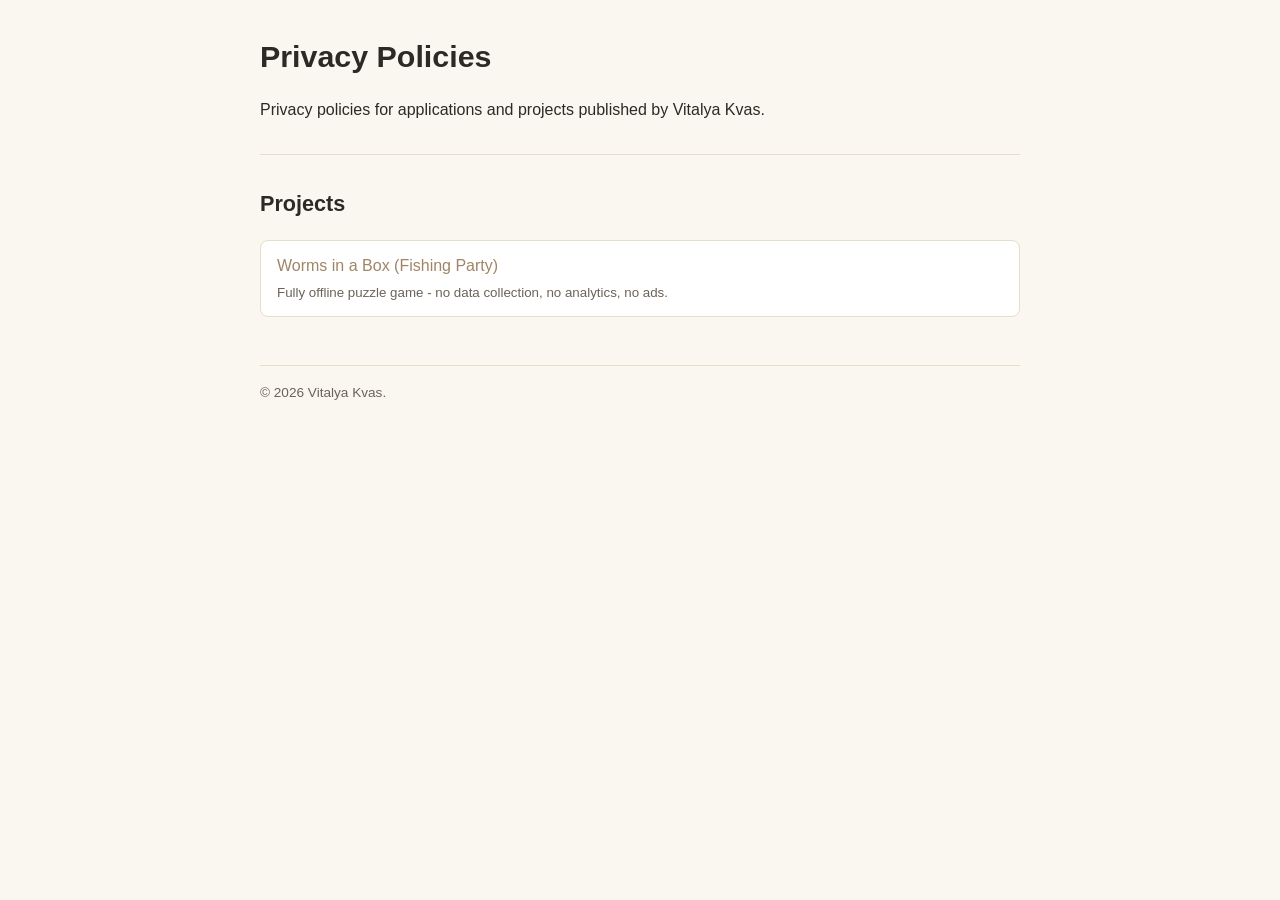
<file: index.html>
<!DOCTYPE html>
<html lang="en">
<head>
  <meta charset="UTF-8">
  <meta name="viewport" content="width=device-width, initial-scale=1.0">
  <meta name="robots" content="index, follow">
  <title>Privacy Policies - Vitalya Kvas</title>
  <meta name="description" content="Privacy policies for applications and projects by Vitalya Kvas.">
  <link rel="stylesheet" href="./assets/style.css">
</head>
<body>
  <header>
    <h1>Privacy Policies</h1>
    <p>Privacy policies for applications and projects published by Vitalya Kvas.</p>
  </header>

  <main>
    <h2>Projects</h2>
    <ul class="projects">
      <li>
        <a href="./projects/fishing-party/">Worms in a Box (Fishing Party)</a>
        <small>Fully offline puzzle game - no data collection, no analytics, no ads.</small>
      </li>
    </ul>
  </main>

  <footer>
    &copy; <span id="year">2026</span> Vitalya Kvas.
  </footer>

  <script>
    document.getElementById('year').textContent = new Date().getFullYear();
  </script>
</body>
</html>
</file>
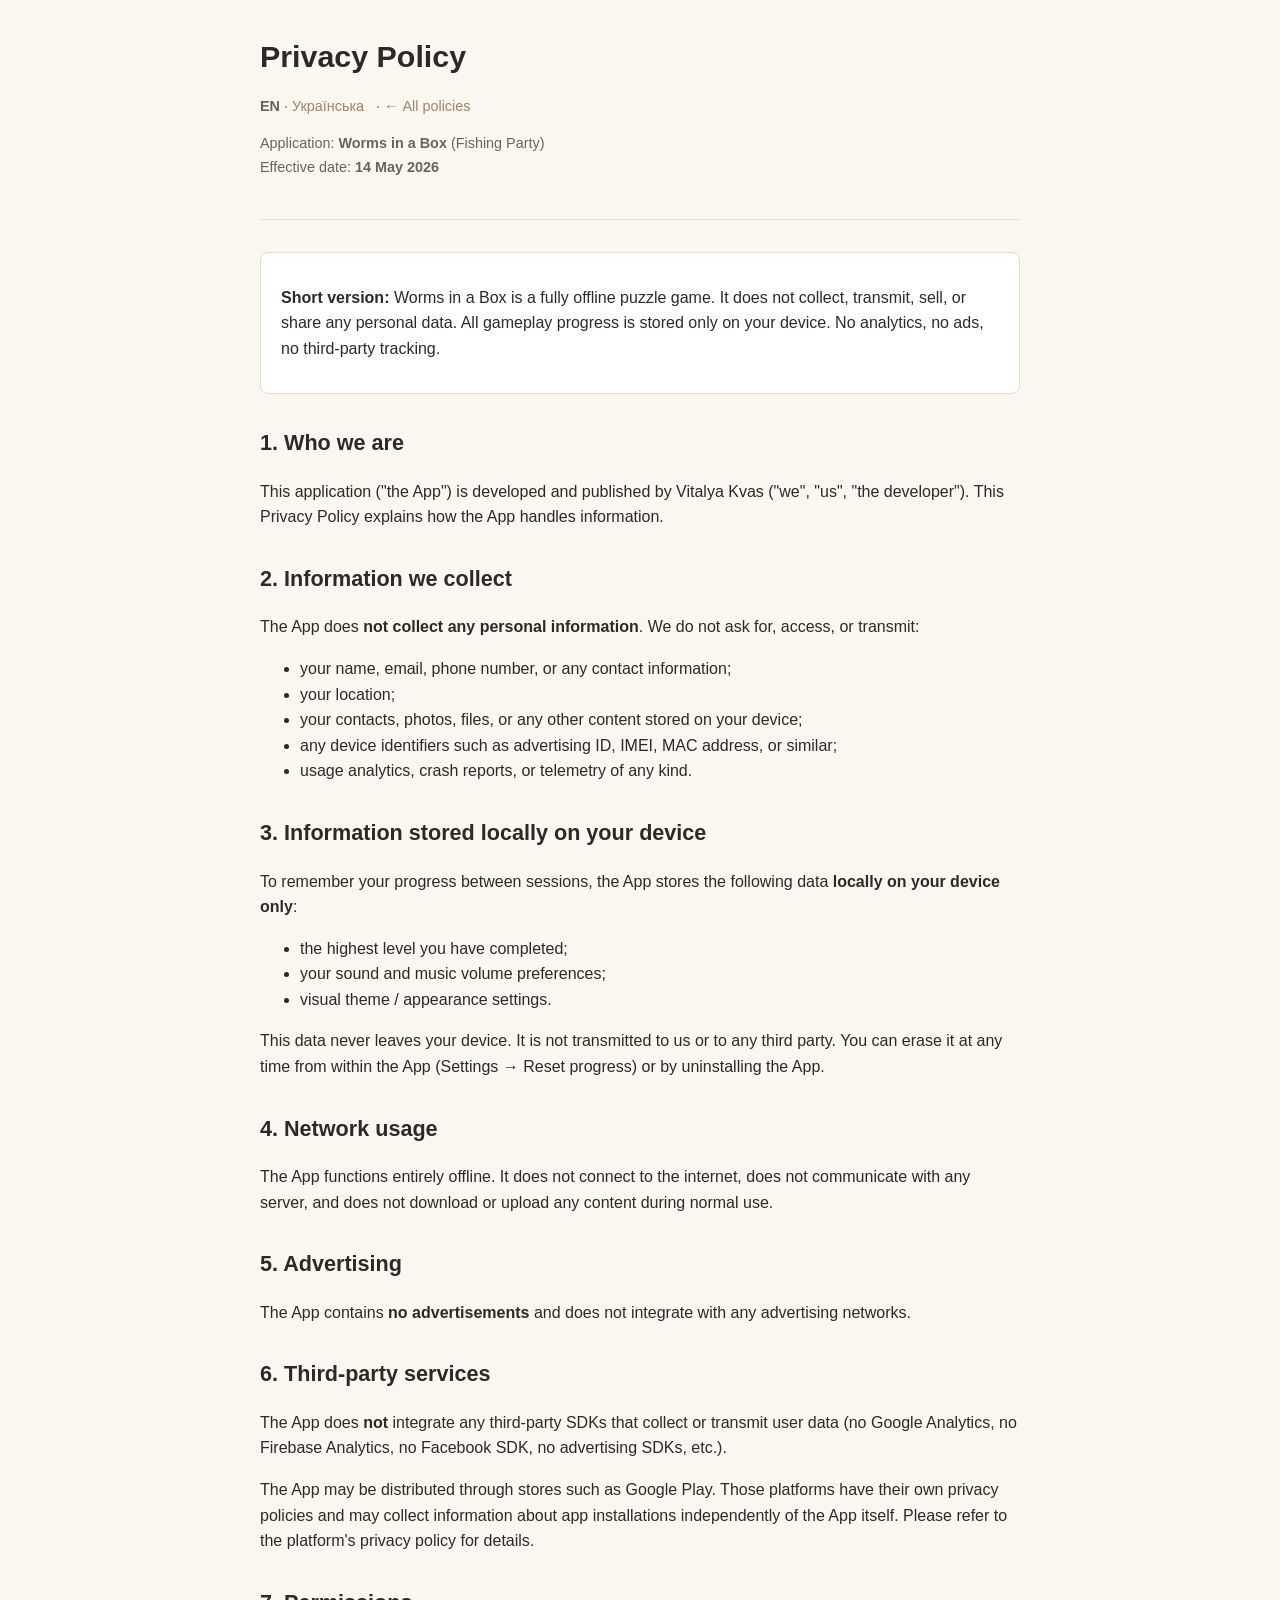
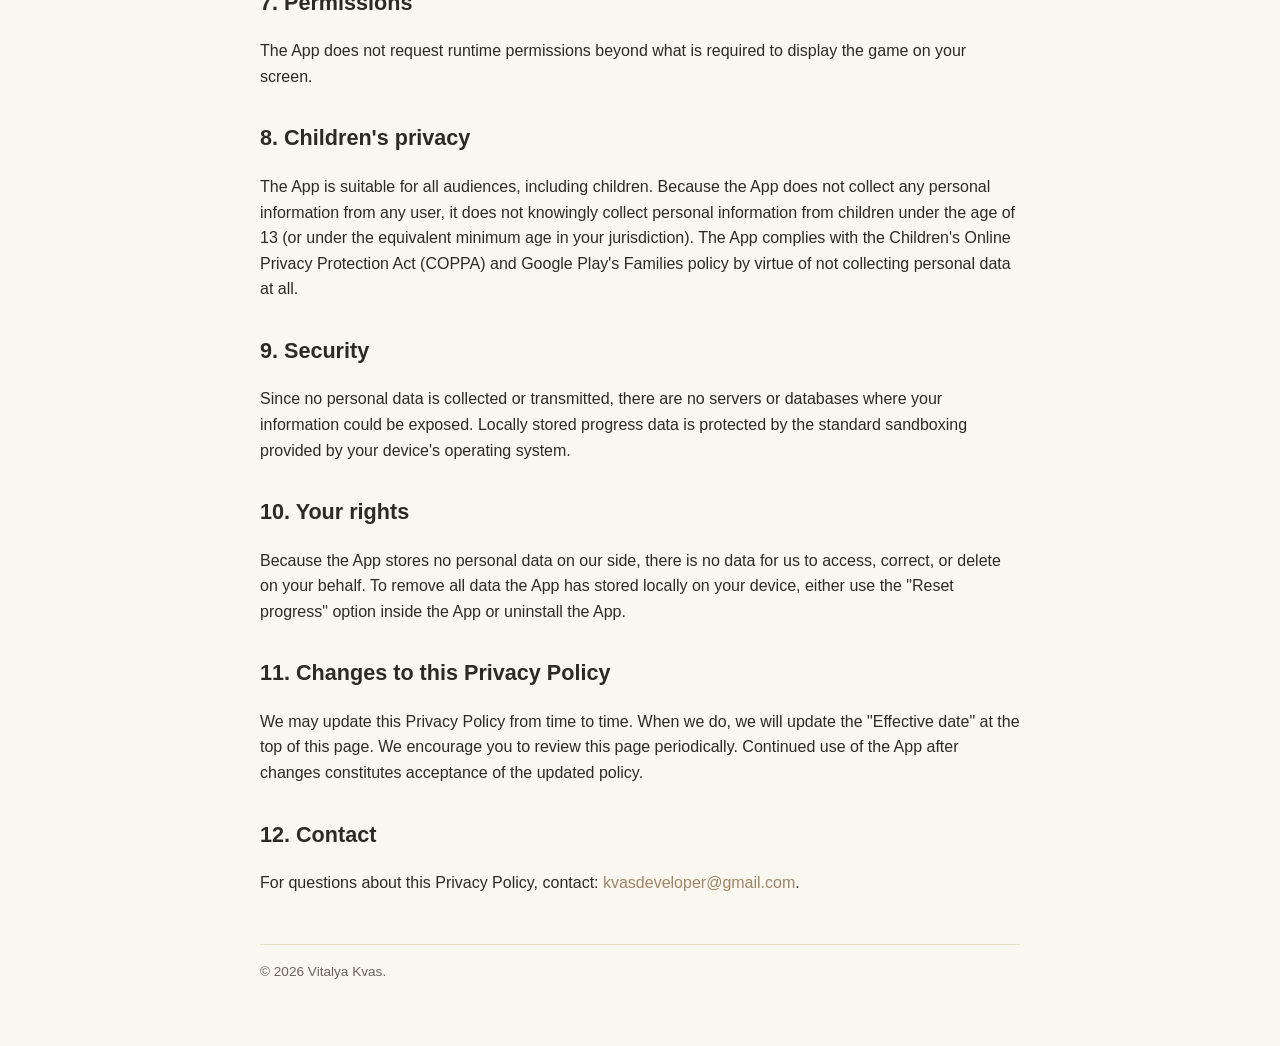
<file: projects/fishing-party/index.html>
<!DOCTYPE html>
<html lang="en">
<head>
  <meta charset="UTF-8">
  <meta name="viewport" content="width=device-width, initial-scale=1.0">
  <title>Privacy Policy - Worms in a Box (Fishing Party)</title>
  <meta name="description" content="Privacy Policy for Worms in a Box (Fishing Party).">
  <link rel="stylesheet" href="../../assets/style.css">
</head>
<body>
  <header>
    <h1>Privacy Policy</h1>
    <p class="lang-switch">
      <strong>EN</strong> ·
      <a href="uk.html">Українська</a> ·
      <a href="../../privacy-policies/">← All policies</a>
    </p>
    <p class="meta">Application: <strong>Worms in a Box</strong> (Fishing Party)<br>
      Effective date: <strong>14 May 2026</strong></p>
  </header>

  <main>
    <div class="intro">
      <p><strong>Short version:</strong> Worms in a Box is a fully offline puzzle game. It does not collect, transmit, sell, or share any personal data. All gameplay progress is stored only on your device. No analytics, no ads, no third-party tracking.</p>
    </div>

    <h2>1. Who we are</h2>
    <p>This application ("the App") is developed and published by Vitalya Kvas ("we", "us", "the developer"). This Privacy Policy explains how the App handles information.</p>

    <h2>2. Information we collect</h2>
    <p>The App does <strong>not collect any personal information</strong>. We do not ask for, access, or transmit:</p>
    <ul>
      <li>your name, email, phone number, or any contact information;</li>
      <li>your location;</li>
      <li>your contacts, photos, files, or any other content stored on your device;</li>
      <li>any device identifiers such as advertising ID, IMEI, MAC address, or similar;</li>
      <li>usage analytics, crash reports, or telemetry of any kind.</li>
    </ul>

    <h2>3. Information stored locally on your device</h2>
    <p>To remember your progress between sessions, the App stores the following data <strong>locally on your device only</strong>:</p>
    <ul>
      <li>the highest level you have completed;</li>
      <li>your sound and music volume preferences;</li>
      <li>visual theme / appearance settings.</li>
    </ul>
    <p>This data never leaves your device. It is not transmitted to us or to any third party. You can erase it at any time from within the App (Settings → Reset progress) or by uninstalling the App.</p>

    <h2>4. Network usage</h2>
    <p>The App functions entirely offline. It does not connect to the internet, does not communicate with any server, and does not download or upload any content during normal use.</p>

    <h2>5. Advertising</h2>
    <p>The App contains <strong>no advertisements</strong> and does not integrate with any advertising networks.</p>

    <h2>6. Third-party services</h2>
    <p>The App does <strong>not</strong> integrate any third-party SDKs that collect or transmit user data (no Google Analytics, no Firebase Analytics, no Facebook SDK, no advertising SDKs, etc.).</p>
    <p>The App may be distributed through stores such as Google Play. Those platforms have their own privacy policies and may collect information about app installations independently of the App itself. Please refer to the platform's privacy policy for details.</p>

    <h2>7. Permissions</h2>
    <p>The App does not request runtime permissions beyond what is required to display the game on your screen.</p>

    <h2>8. Children's privacy</h2>
    <p>The App is suitable for all audiences, including children. Because the App does not collect any personal information from any user, it does not knowingly collect personal information from children under the age of 13 (or under the equivalent minimum age in your jurisdiction). The App complies with the Children's Online Privacy Protection Act (COPPA) and Google Play's Families policy by virtue of not collecting personal data at all.</p>

    <h2>9. Security</h2>
    <p>Since no personal data is collected or transmitted, there are no servers or databases where your information could be exposed. Locally stored progress data is protected by the standard sandboxing provided by your device's operating system.</p>

    <h2>10. Your rights</h2>
    <p>Because the App stores no personal data on our side, there is no data for us to access, correct, or delete on your behalf. To remove all data the App has stored locally on your device, either use the "Reset progress" option inside the App or uninstall the App.</p>

    <h2>11. Changes to this Privacy Policy</h2>
    <p>We may update this Privacy Policy from time to time. When we do, we will update the "Effective date" at the top of this page. We encourage you to review this page periodically. Continued use of the App after changes constitutes acceptance of the updated policy.</p>

    <h2>12. Contact</h2>
    <p>For questions about this Privacy Policy, contact:
      <a href="mailto:kvasdeveloper@gmail.com">kvasdeveloper@gmail.com</a>.</p>
  </main>

  <footer>
    &copy; <span id="year">2026</span> Vitalya Kvas.
  </footer>

  <script>
    document.getElementById('year').textContent = new Date().getFullYear();
  </script>
</body>
</html>
</file>
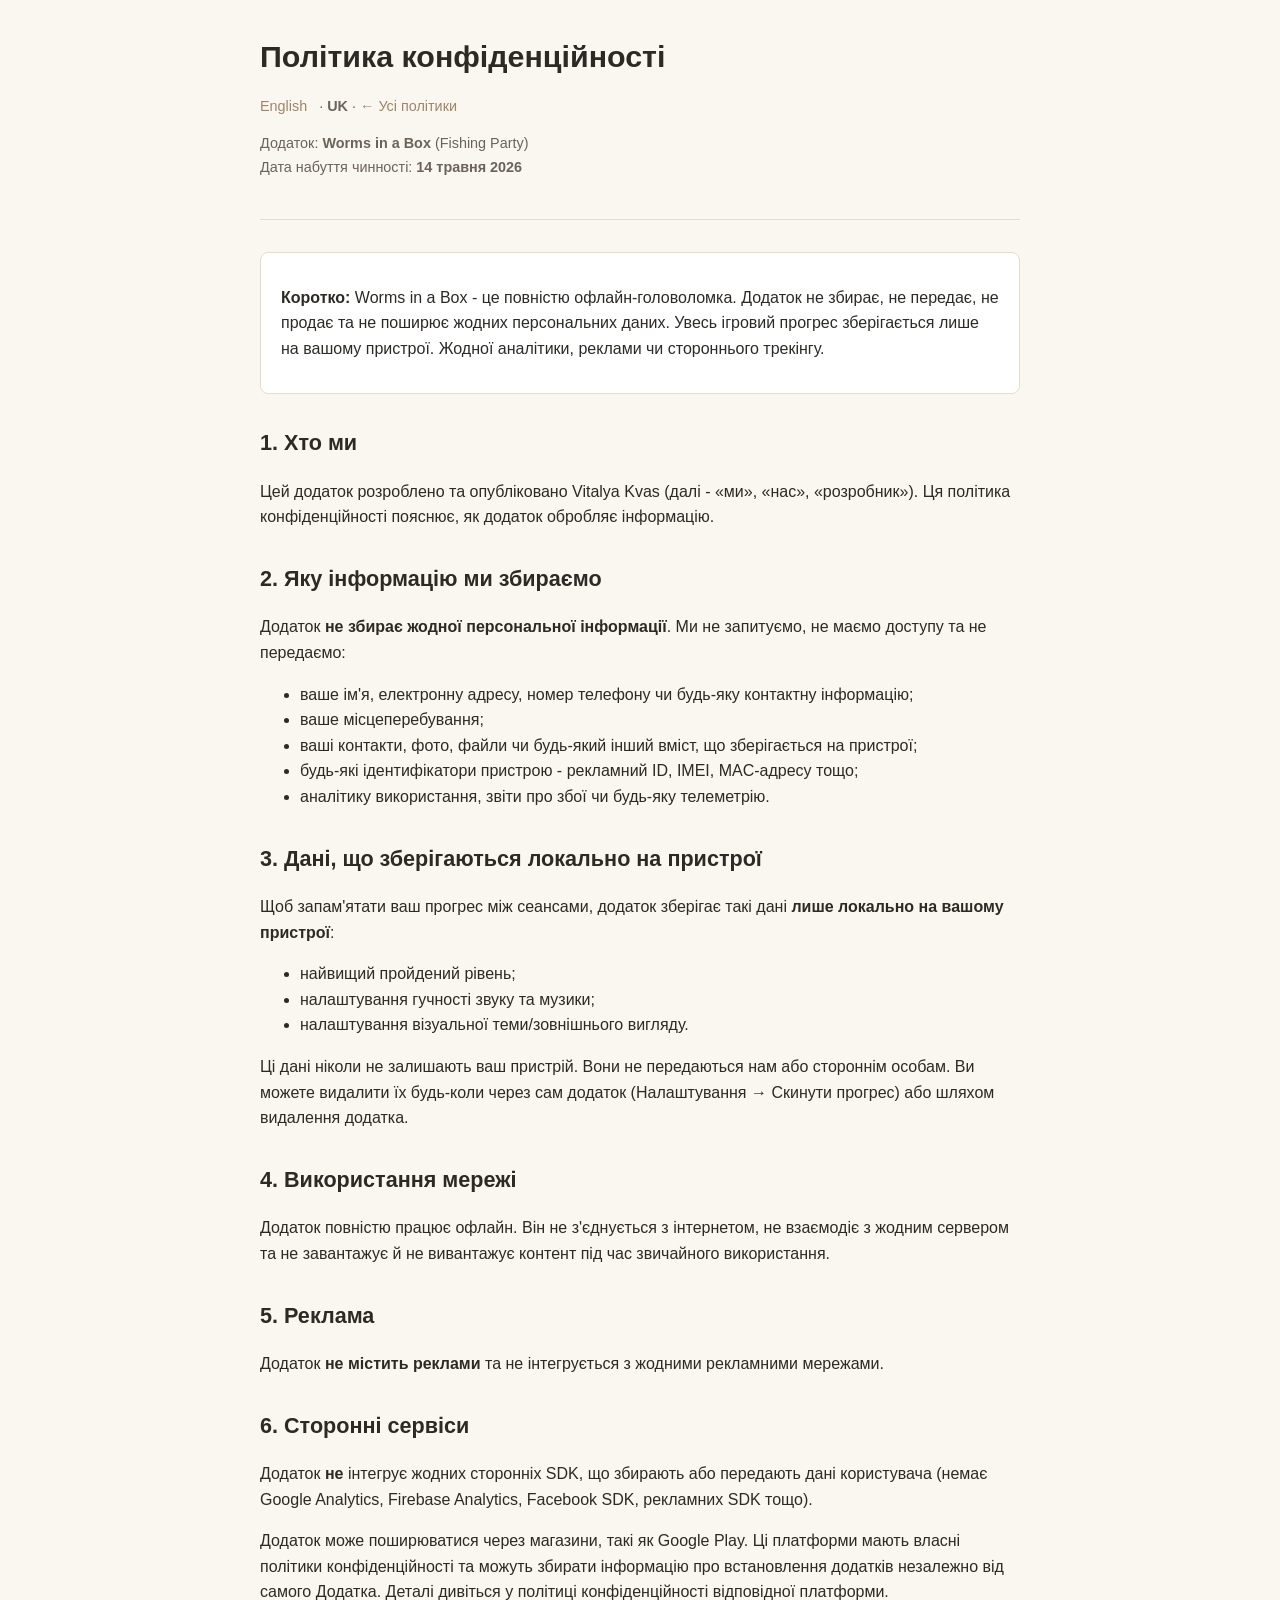
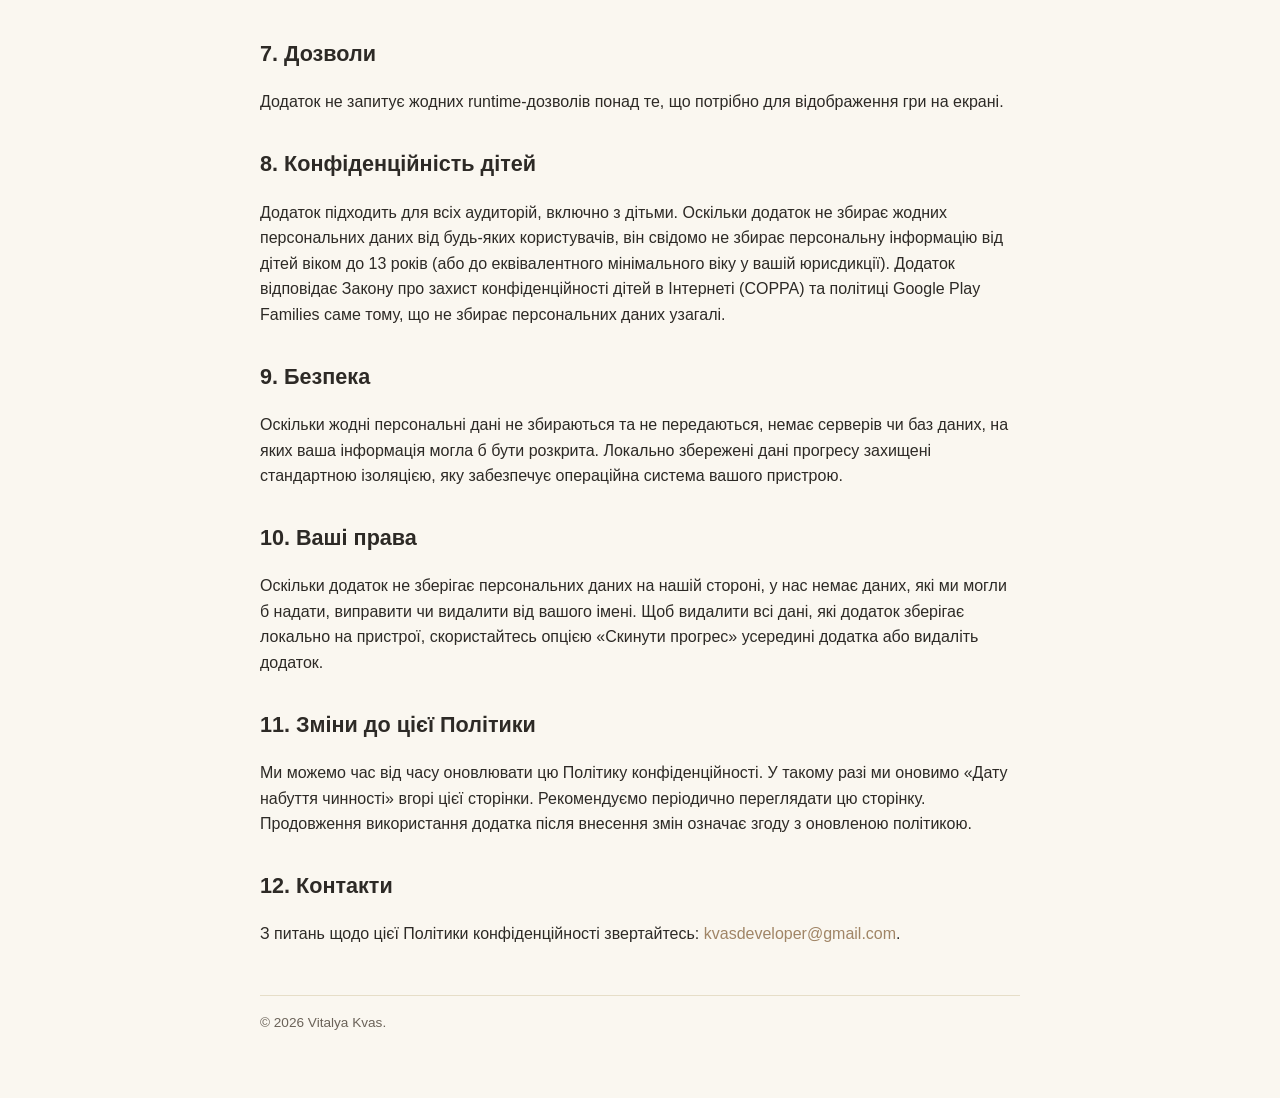
<file: projects/fishing-party/uk.html>
<!DOCTYPE html>
<html lang="uk">
<head>
  <meta charset="UTF-8">
  <meta name="viewport" content="width=device-width, initial-scale=1.0">
  <title>Політика конфіденційності - Worms in a Box (Fishing Party)</title>
  <meta name="description" content="Політика конфіденційності для Worms in a Box (Fishing Party).">
  <link rel="stylesheet" href="../../assets/style.css">
</head>
<body>
  <header>
    <h1>Політика конфіденційності</h1>
    <p class="lang-switch">
      <a href="index.html">English</a> ·
      <strong>UK</strong> ·
      <a href="../../">← Усі політики</a>
    </p>
    <p class="meta">Додаток: <strong>Worms in a Box</strong> (Fishing Party)<br>
      Дата набуття чинності: <strong>14 травня 2026</strong></p>
  </header>

  <main>
    <div class="intro">
      <p><strong>Коротко:</strong> Worms in a Box - це повністю офлайн-головоломка. Додаток не збирає, не передає, не продає та не поширює жодних персональних даних. Увесь ігровий прогрес зберігається лише на вашому пристрої. Жодної аналітики, реклами чи стороннього трекінгу.</p>
    </div>

    <h2>1. Хто ми</h2>
    <p>Цей додаток розроблено та опубліковано Vitalya Kvas (далі - «ми», «нас», «розробник»). Ця політика конфіденційності пояснює, як додаток обробляє інформацію.</p>

    <h2>2. Яку інформацію ми збираємо</h2>
    <p>Додаток <strong>не збирає жодної персональної інформації</strong>. Ми не запитуємо, не маємо доступу та не передаємо:</p>
    <ul>
      <li>ваше ім'я, електронну адресу, номер телефону чи будь-яку контактну інформацію;</li>
      <li>ваше місцеперебування;</li>
      <li>ваші контакти, фото, файли чи будь-який інший вміст, що зберігається на пристрої;</li>
      <li>будь-які ідентифікатори пристрою - рекламний ID, IMEI, MAC-адресу тощо;</li>
      <li>аналітику використання, звіти про збої чи будь-яку телеметрію.</li>
    </ul>

    <h2>3. Дані, що зберігаються локально на пристрої</h2>
    <p>Щоб запам'ятати ваш прогрес між сеансами, додаток зберігає такі дані <strong>лише локально на вашому пристрої</strong>:</p>
    <ul>
      <li>найвищий пройдений рівень;</li>
      <li>налаштування гучності звуку та музики;</li>
      <li>налаштування візуальної теми/зовнішнього вигляду.</li>
    </ul>
    <p>Ці дані ніколи не залишають ваш пристрій. Вони не передаються нам або стороннім особам. Ви можете видалити їх будь-коли через сам додаток (Налаштування → Скинути прогрес) або шляхом видалення додатка.</p>

    <h2>4. Використання мережі</h2>
    <p>Додаток повністю працює офлайн. Він не з'єднується з інтернетом, не взаємодіє з жодним сервером та не завантажує й не вивантажує контент під час звичайного використання.</p>

    <h2>5. Реклама</h2>
    <p>Додаток <strong>не містить реклами</strong> та не інтегрується з жодними рекламними мережами.</p>

    <h2>6. Сторонні сервіси</h2>
    <p>Додаток <strong>не</strong> інтегрує жодних сторонніх SDK, що збирають або передають дані користувача (немає Google Analytics, Firebase Analytics, Facebook SDK, рекламних SDK тощо).</p>
    <p>Додаток може поширюватися через магазини, такі як Google Play. Ці платформи мають власні політики конфіденційності та можуть збирати інформацію про встановлення додатків незалежно від самого Додатка. Деталі дивіться у політиці конфіденційності відповідної платформи.</p>

    <h2>7. Дозволи</h2>
    <p>Додаток не запитує жодних runtime-дозволів понад те, що потрібно для відображення гри на екрані.</p>

    <h2>8. Конфіденційність дітей</h2>
    <p>Додаток підходить для всіх аудиторій, включно з дітьми. Оскільки додаток не збирає жодних персональних даних від будь-яких користувачів, він свідомо не збирає персональну інформацію від дітей віком до 13 років (або до еквівалентного мінімального віку у вашій юрисдикції). Додаток відповідає Закону про захист конфіденційності дітей в Інтернеті (COPPA) та політиці Google Play Families саме тому, що не збирає персональних даних узагалі.</p>

    <h2>9. Безпека</h2>
    <p>Оскільки жодні персональні дані не збираються та не передаються, немає серверів чи баз даних, на яких ваша інформація могла б бути розкрита. Локально збережені дані прогресу захищені стандартною ізоляцією, яку забезпечує операційна система вашого пристрою.</p>

    <h2>10. Ваші права</h2>
    <p>Оскільки додаток не зберігає персональних даних на нашій стороні, у нас немає даних, які ми могли б надати, виправити чи видалити від вашого імені. Щоб видалити всі дані, які додаток зберігає локально на пристрої, скористайтесь опцією «Скинути прогрес» усередині додатка або видаліть додаток.</p>

    <h2>11. Зміни до цієї Політики</h2>
    <p>Ми можемо час від часу оновлювати цю Політику конфіденційності. У такому разі ми оновимо «Дату набуття чинності» вгорі цієї сторінки. Рекомендуємо періодично переглядати цю сторінку. Продовження використання додатка після внесення змін означає згоду з оновленою політикою.</p>

    <h2>12. Контакти</h2>
    <p>З питань щодо цієї Політики конфіденційності звертайтесь:
      <a href="mailto:kvasdeveloper@gmail.com">kvasdeveloper@gmail.com</a>.</p>
  </main>

  <footer>
    &copy; <span id="year">2026</span> Vitalya Kvas.
  </footer>

  <script>
    document.getElementById('year').textContent = new Date().getFullYear();
  </script>
</body>
</html>
</file>
<file: assets/style.css>
:root {
  --bg: #faf7f0;
  --surface: #ffffff;
  --fg: #2d2a26;
  --muted: #6b6359;
  --accent: #a08566;
  --border: #e6dec8;
  --code-bg: #f3ead7;
  --max-width: 760px;
}

* {
  box-sizing: border-box;
}

html {
  -webkit-text-size-adjust: 100%;
}

body {
  margin: 0;
  padding: 2rem 1.25rem 4rem;
  font-family:
    -apple-system, BlinkMacSystemFont, "Segoe UI", Helvetica, Arial, sans-serif,
    "Apple Color Emoji", "Segoe UI Emoji";
  font-size: 16px;
  line-height: 1.6;
  color: var(--fg);
  background: var(--bg);
}

main,
header,
footer {
  max-width: var(--max-width);
  margin: 0 auto;
}

header {
  margin-bottom: 2rem;
  padding-bottom: 1rem;
  border-bottom: 1px solid var(--border);
}

h1 {
  font-size: 1.9rem;
  margin: 0 0 0.5rem;
}
h2 {
  font-size: 1.35rem;
  margin-top: 2rem;
}
h3 {
  font-size: 1.1rem;
  margin-top: 1.5rem;
}

a {
  color: var(--accent);
  text-decoration: none;
}
a:hover {
  text-decoration: underline;
}

.lang-switch {
  font-size: 0.9rem;
  color: var(--muted);
}

.lang-switch a {
  margin-right: 0.5rem;
}

.meta {
  color: var(--muted);
  font-size: 0.9rem;
  margin-bottom: 1.5rem;
}

.intro {
  background: var(--surface);
  border: 1px solid var(--border);
  border-radius: 8px;
  padding: 1rem 1.25rem;
  margin: 1.5rem 0;
}

ul.projects {
  list-style: none;
  padding: 0;
}

ul.projects li {
  padding: 0.75rem 1rem;
  background: var(--surface);
  border: 1px solid var(--border);
  border-radius: 8px;
  margin-bottom: 0.5rem;
  transition: border-color 0.15s;
}

ul.projects li:hover {
  border-color: var(--accent);
}

ul.projects li small {
  display: block;
  color: var(--muted);
  margin-top: 0.25rem;
}

code {
  background: var(--code-bg);
  padding: 0.15em 0.35em;
  border-radius: 4px;
  font-size: 0.9em;
}

footer {
  margin-top: 3rem;
  padding-top: 1rem;
  border-top: 1px solid var(--border);
  font-size: 0.85rem;
  color: var(--muted);
}
</file>
